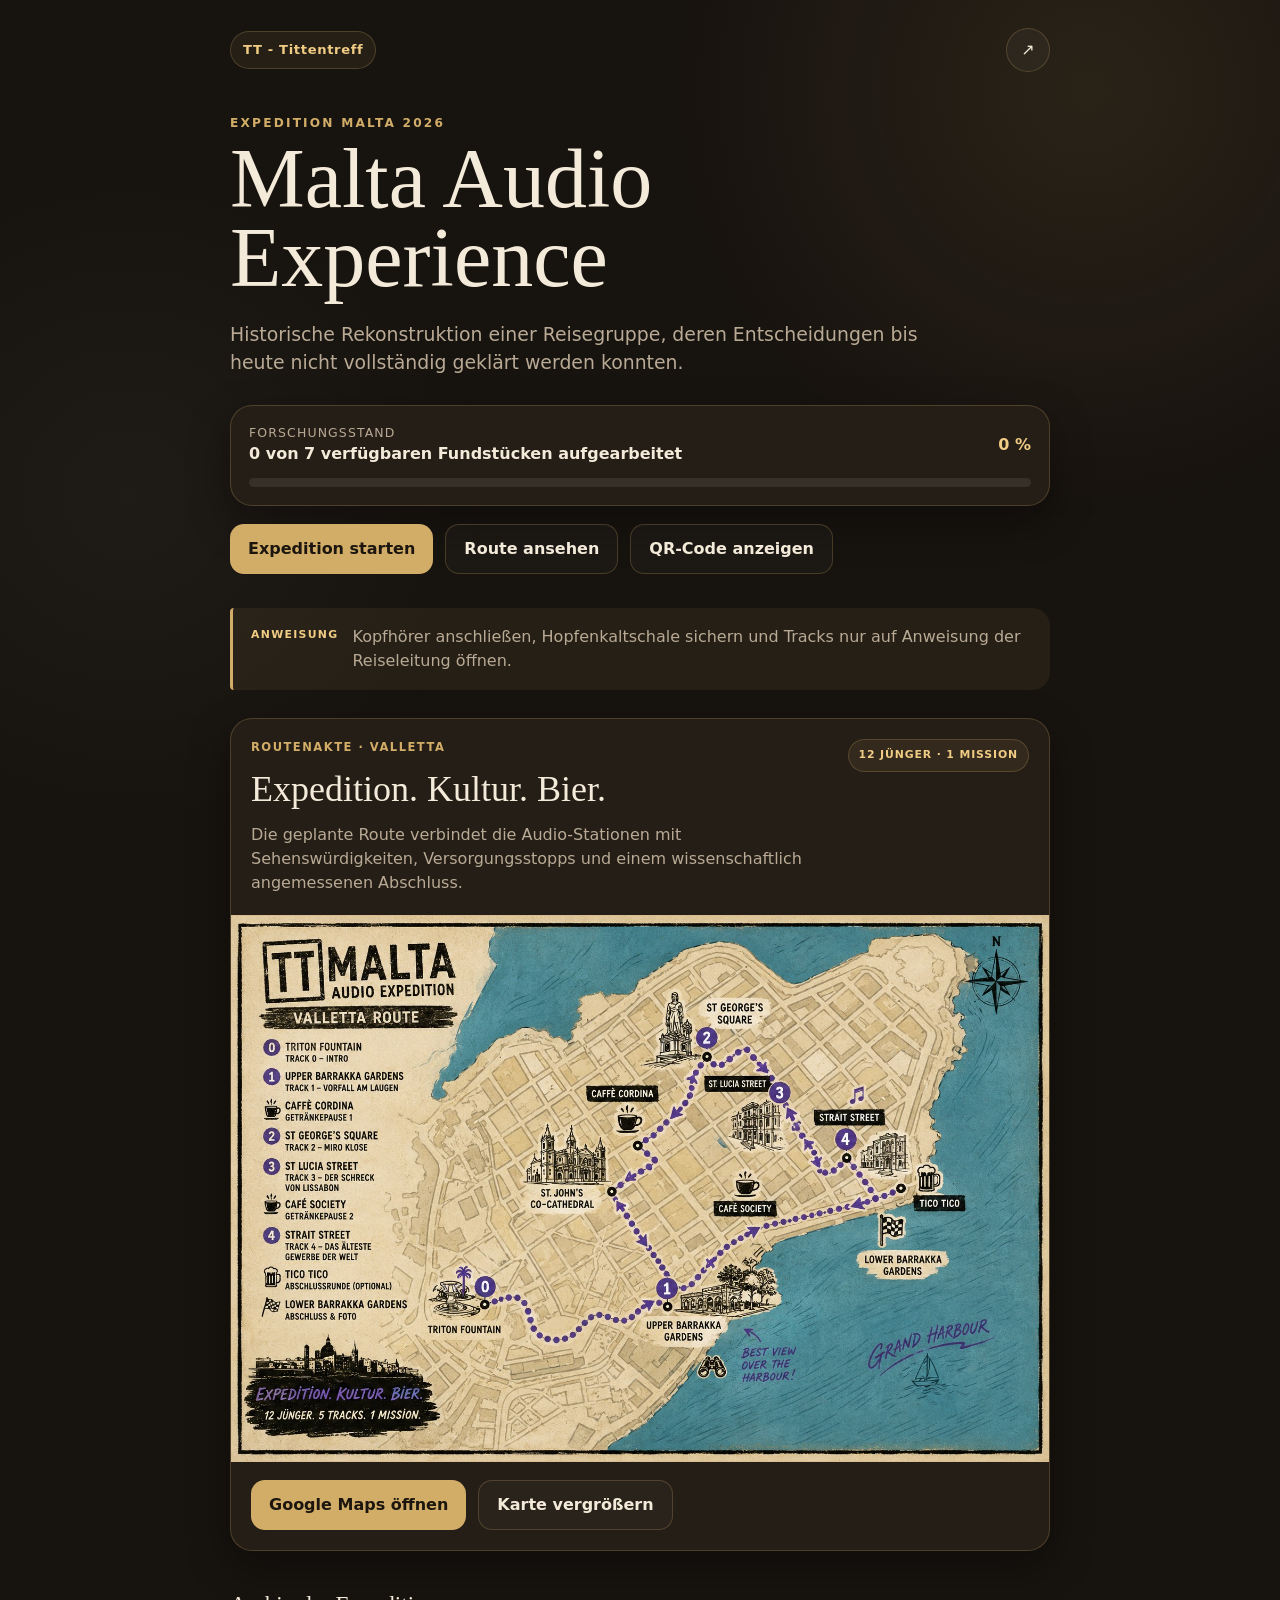
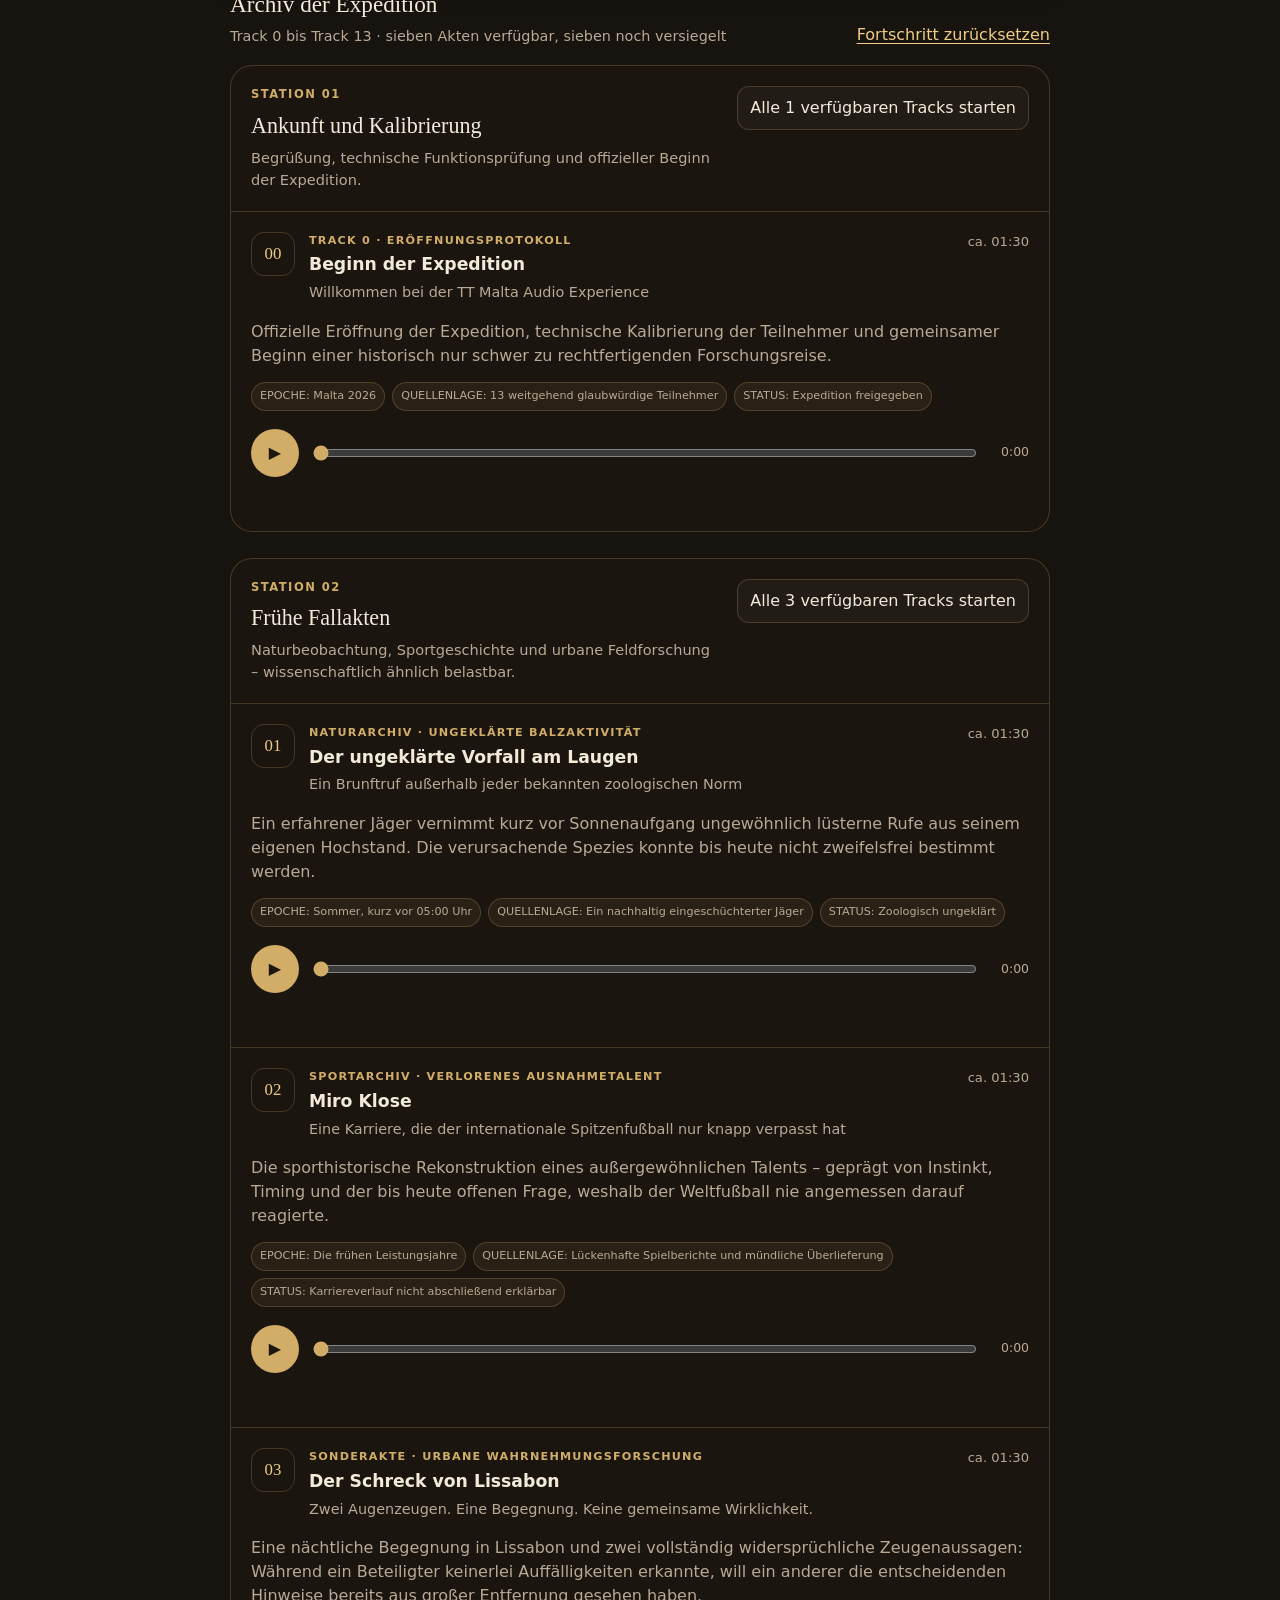
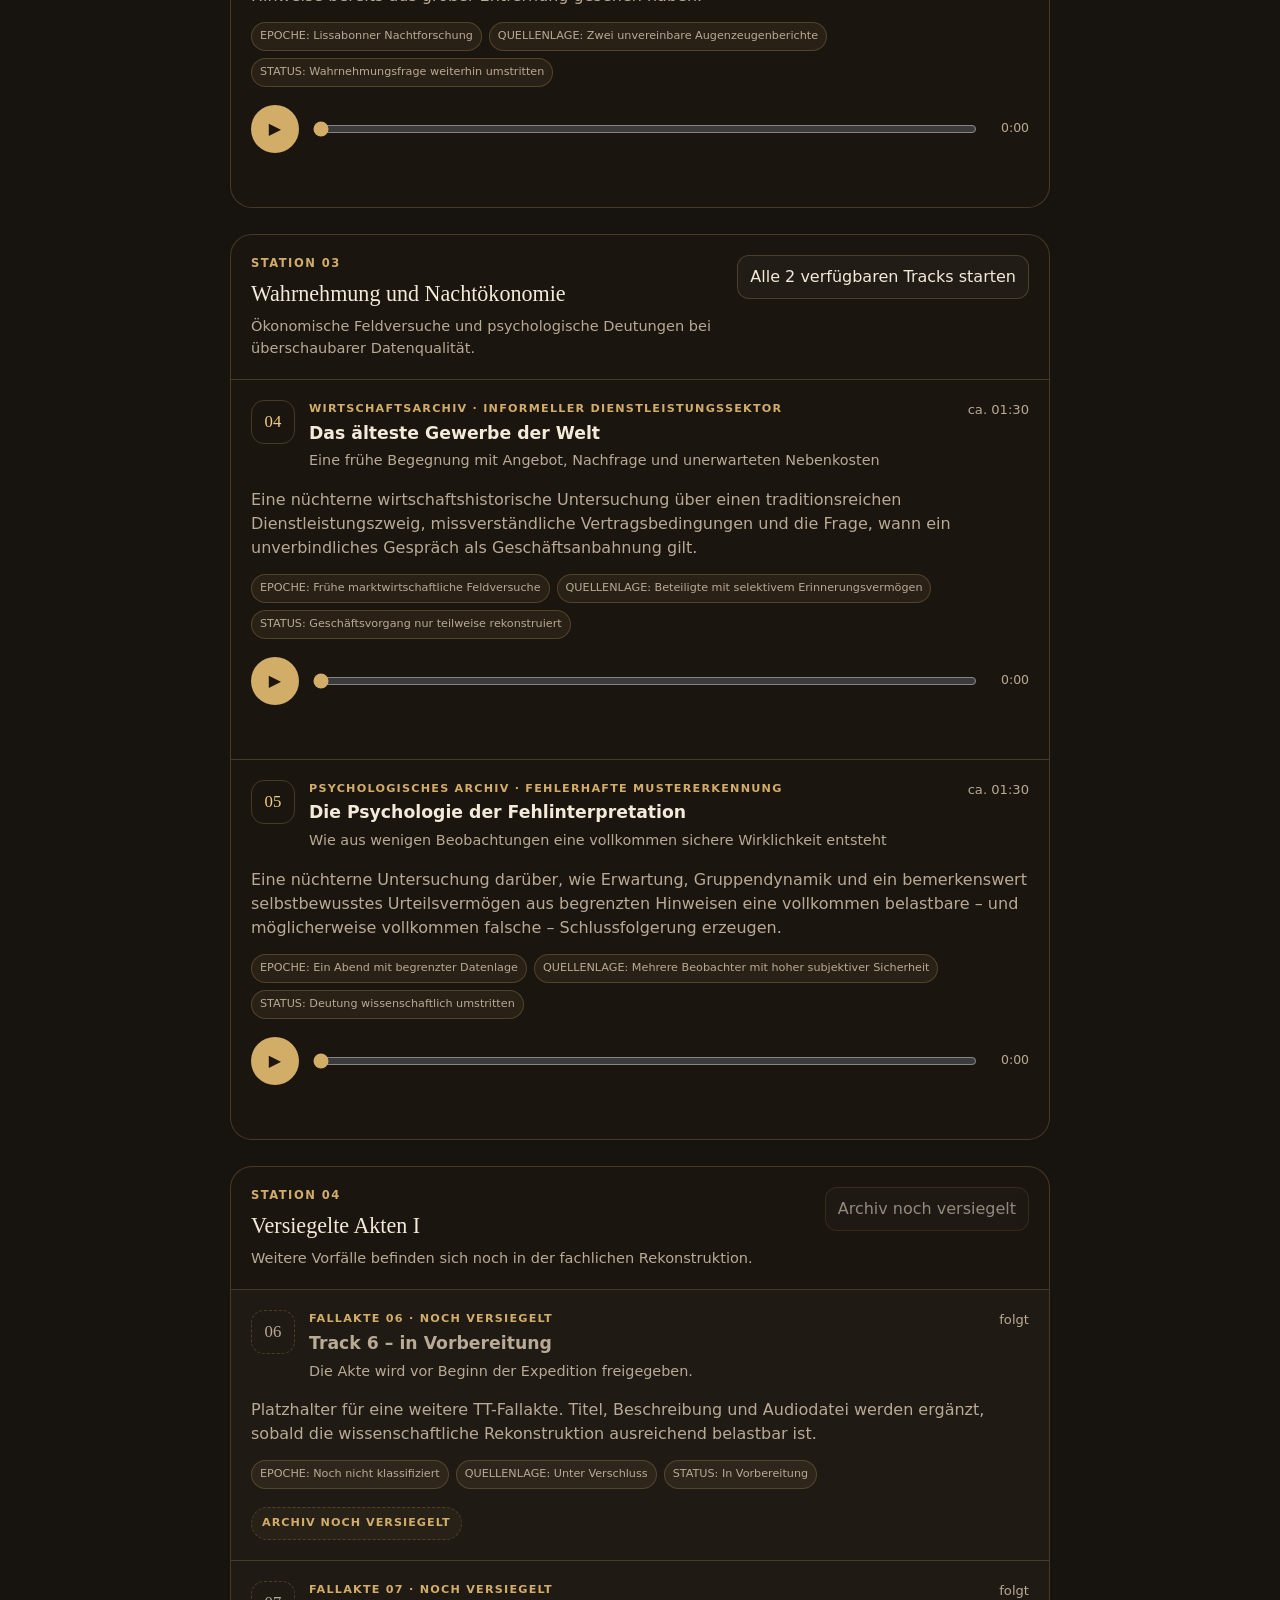
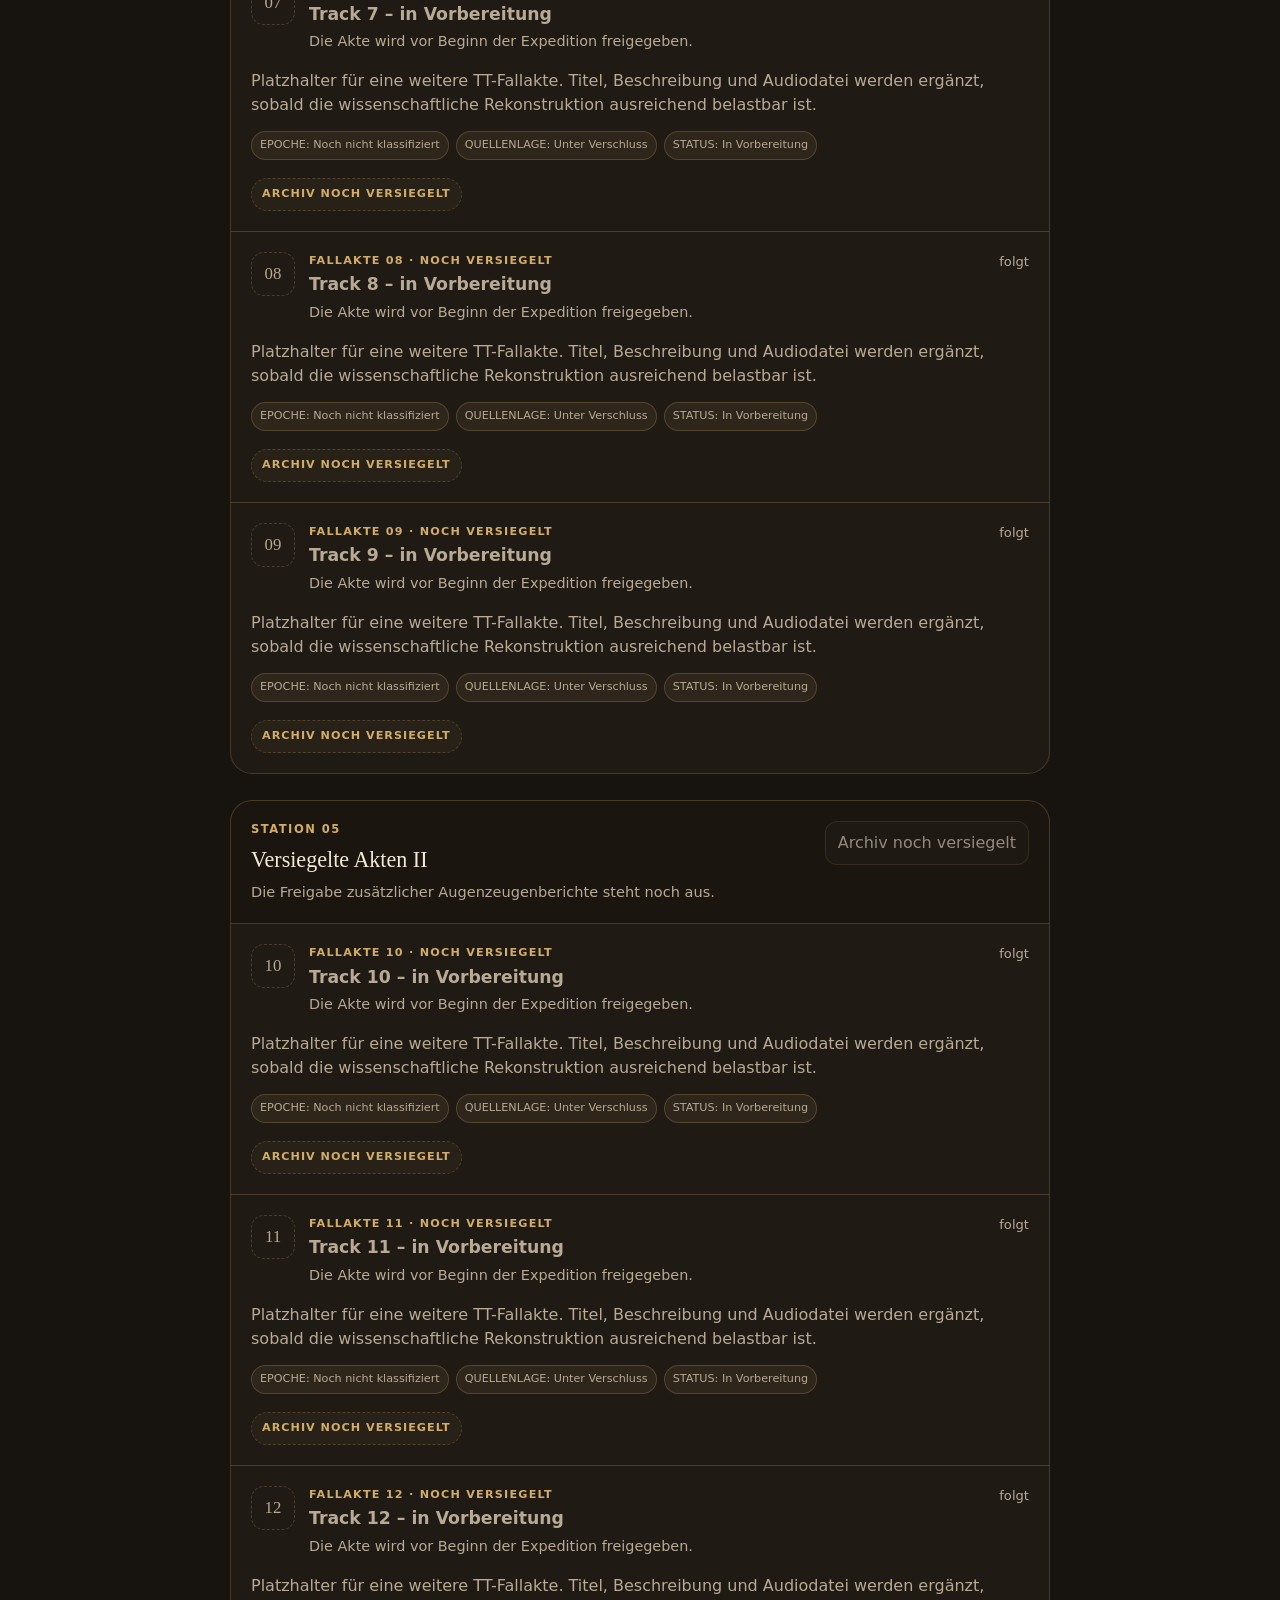
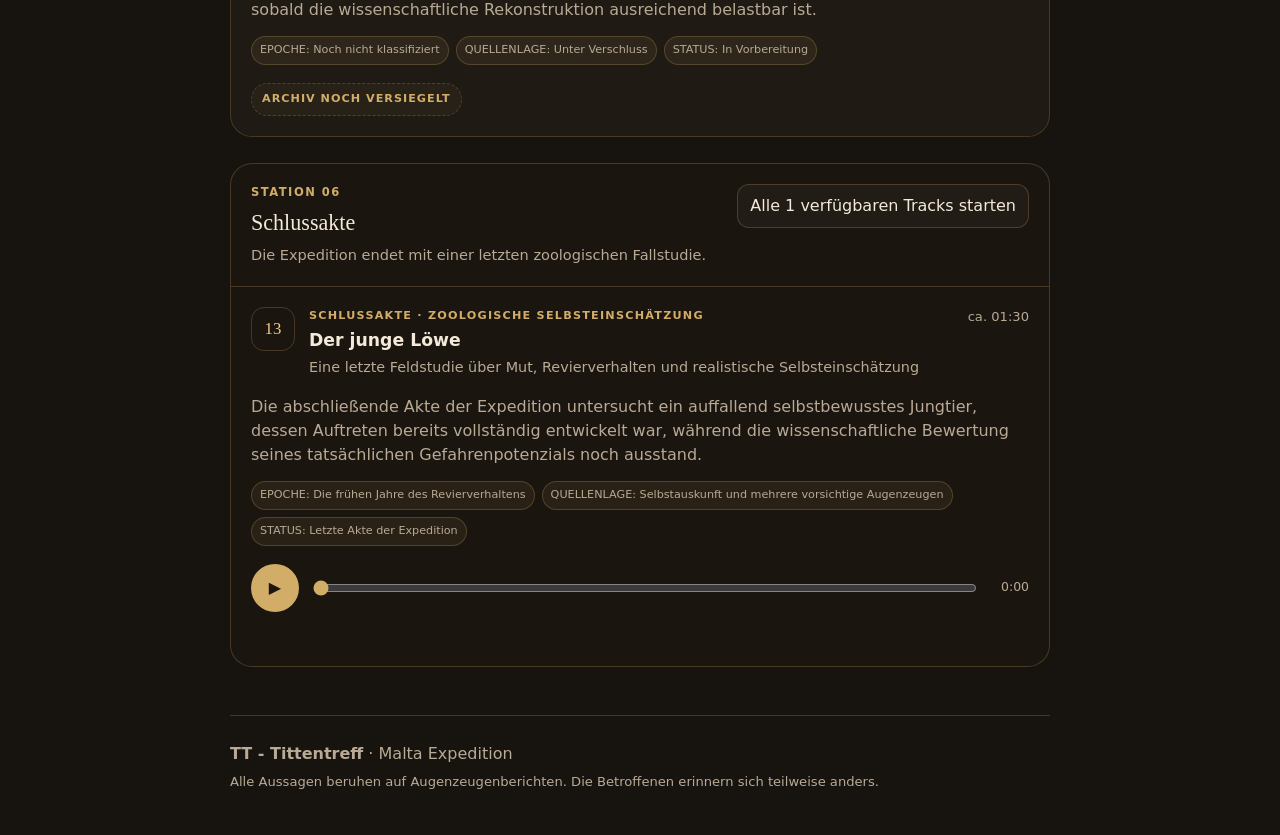
<file: index.html>
<!doctype html>
<html lang="de">
<head>
  <meta charset="utf-8">
  <meta name="viewport" content="width=device-width, initial-scale=1, viewport-fit=cover">
  <meta name="theme-color" content="#17130f">
  <meta name="description" content="Mobiler Audio Guide der TT Malta Expedition">
  <link rel="manifest" href="manifest.webmanifest">
  <link rel="icon" href="assets/icon-192.png">
  <link rel="stylesheet" href="styles.css">
  <title>TT Malta Audio Experience</title>
</head>
<body>
  <div class="ambient" aria-hidden="true"></div>

  <header class="hero">
    <div class="hero__topline">
      <span class="group-badge" id="groupBadge">TT &middot; Tittentreff</span>
      <button class="icon-button" id="shareButton" type="button" aria-label="Seite teilen" title="Seite teilen">
        <span aria-hidden="true">&#8599;</span>
      </button>
    </div>

    <p class="eyebrow" id="editionLabel">EXPEDITION MALTA 2026</p>
    <h1 id="siteTitle">Malta Audio Experience</h1>
    <p class="hero__text" id="siteSubtitle">
      Historische Rekonstruktion einer Reisegruppe, deren Entscheidungen bis heute nicht vollständig geklärt werden konnten.
    </p>

    <div class="progress-card" aria-live="polite">
      <div>
        <span class="progress-card__label">Forschungsstand</span>
        <strong id="progressText">0 von 7 verfügbaren Fundstücken aufgearbeitet</strong>
      </div>
      <span class="progress-card__percent" id="progressPercent">0 %</span>
      <div class="progress-track" aria-hidden="true">
        <div class="progress-fill" id="progressFill"></div>
      </div>
    </div>

    <div class="hero__actions">
      <a class="button button--primary" href="#tracks">Expedition starten</a>
      <a class="button button--ghost" href="#route">Route ansehen</a>
      <a class="button button--ghost" href="qr.html">QR-Code anzeigen</a>
    </div>
  </header>

  <main class="content">
    <section class="notice" aria-label="Hinweis">
      <span class="notice__stamp">ANWEISUNG</span>
      <p id="guideInstruction">
        Kopfhörer anschließen, Hopfenkaltschale sichern und Tracks nur auf Anweisung der Reiseleitung öffnen.
      </p>
    </section>

    <section id="route" class="route-card" aria-labelledby="routeTitle">
      <div class="route-card__header">
        <div>
          <p class="station__kicker">ROUTENAKTE · VALLETTA</p>
          <h2 id="routeTitle" class="route-card__title">Expedition. Kultur. Bier.</h2>
          <p class="route-card__text">Die geplante Route verbindet die Audio-Stationen mit Sehenswürdigkeiten, Versorgungsstopps und einem wissenschaftlich angemessenen Abschluss.</p>
        </div>
        <span class="route-card__stamp">12 JÜNGER · 1 MISSION</span>
      </div>
      <a class="route-card__image-link" href="assets/tt-valletta-route.jpg" target="_blank" rel="noopener" aria-label="Routenkarte in voller Größe öffnen">
        <img class="route-card__image" src="assets/tt-valletta-route.jpg" alt="Illustrierte TT-Route durch Valletta mit Audio-Stopps und Bars" loading="lazy">
      </a>
      <div class="route-card__actions">
        <a class="button button--primary" href="https://www.google.com/maps/dir/?api=1&origin=Triton+Fountain%2C+Valletta%2C+Malta&destination=Lower+Barrakka+Gardens%2C+Valletta%2C+Malta&travelmode=walking&waypoints=Upper+Barrakka+Gardens%2C+Valletta%2C+Malta%7CSt+John%27s+Co-Cathedral%2C+Valletta%2C+Malta%7CCaffe+Cordina%2C+Valletta%2C+Malta%7CSt+George%27s+Square%2C+Valletta%2C+Malta%7CSt+Lucia+Street%2C+Valletta%2C+Malta%7CCafe+Society%2C+Valletta%2C+Malta%7CStrait+Street%2C+Valletta%2C+Malta%7CTico+Tico%2C+Valletta%2C+Malta" target="_blank" rel="noopener">Google Maps öffnen</a>
        <a class="button button--ghost" href="assets/tt-valletta-route.jpg" target="_blank" rel="noopener">Karte vergrößern</a>
      </div>
    </section>

    <div id="tracks" class="toolbar">
      <div>
        <p class="toolbar__title">Archiv der Expedition</p>
        <p class="toolbar__subtitle">Track 0 bis Track 13 · sieben Akten verfügbar, sieben noch versiegelt</p>
      </div>
      <button id="resetButton" class="text-button" type="button">Fortschritt zurücksetzen</button>
    </div>

    <div id="stationsContainer" class="stations" aria-live="polite">
      <div class="loading">Archiv wird geladen...</div>
    </div>
  </main>

  <footer class="footer">
    <p><strong id="footerGroup">TT &middot; Tittentreff</strong> &middot; Malta Expedition</p>
    <p class="footer__small">Alle Aussagen beruhen auf Augenzeugenberichten. Die Betroffenen erinnern sich teilweise anders.</p>
  </footer>

  <div class="toast" id="toast" role="status" aria-live="polite"></div>
  <script src="app.js" defer></script>
</body>
</html>
</file>
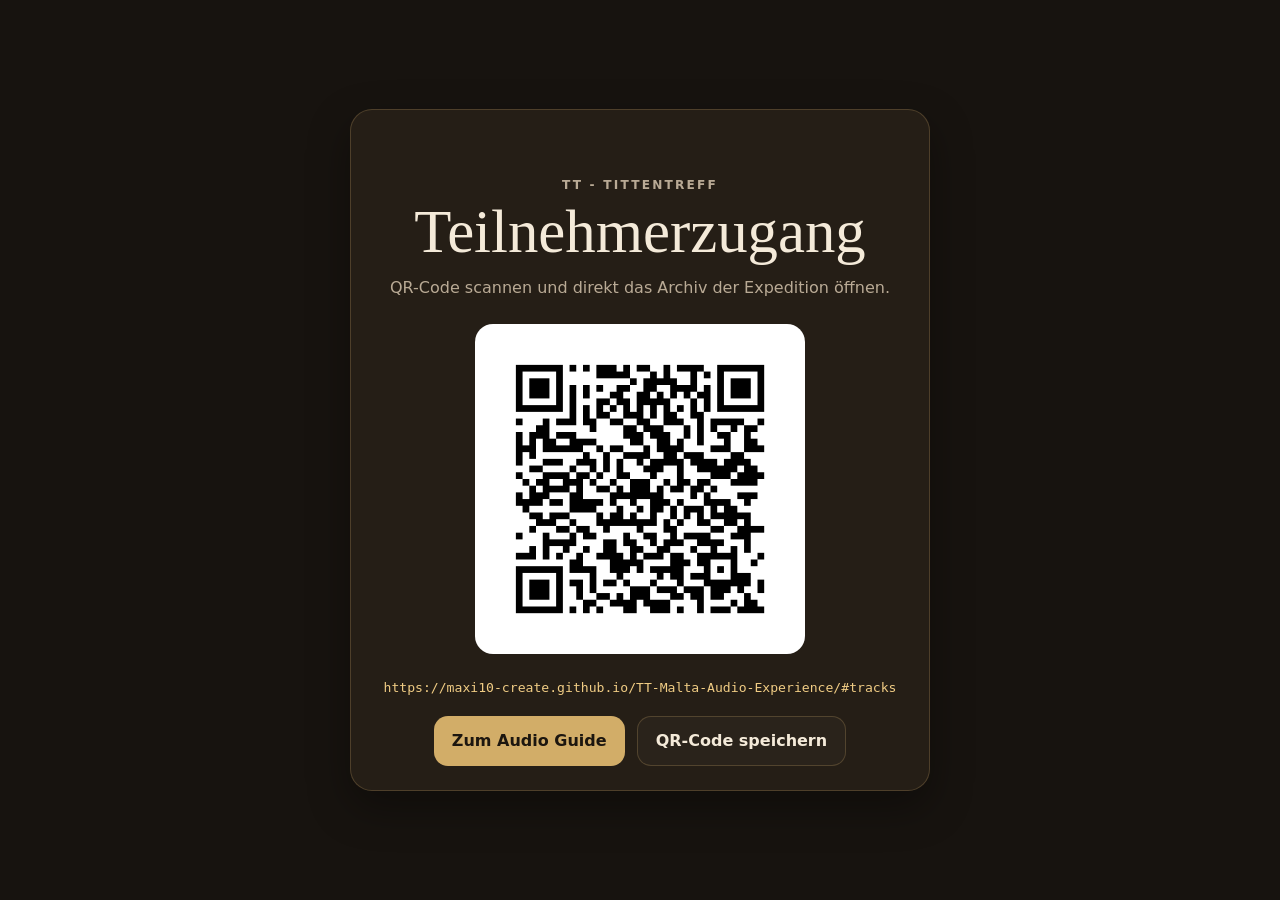
<file: qr.html>
<!doctype html>
<html lang="de">
<head>
  <meta charset="utf-8">
  <meta name="viewport" content="width=device-width, initial-scale=1">
  <meta name="theme-color" content="#17130f">
  <link rel="stylesheet" href="styles.css">
  <title>QR-Code | TT Malta Audio Experience</title>
</head>
<body>
  <main class="qr-page">
    <section class="qr-panel">
      <p class="eyebrow">TT - TITTENTREFF</p>
      <h1>Teilnehmerzugang</h1>
      <p>QR-Code scannen und direkt das Archiv der Expedition öffnen.</p>
      <img class="qr-image" src="assets/qr-tt-audio-guide.png" alt="QR-Code zum TT Malta Audio Guide">
      <p class="qr-url">https://maxi10-create.github.io/TT-Malta-Audio-Experience/#tracks</p>
      <div class="hero__actions" style="justify-content:center">
        <a class="button button--primary" href="index.html#tracks">Zum Audio Guide</a>
        <a class="button button--ghost" href="assets/qr-tt-audio-guide.png" download="TT-Audio-Guide-QRCode.png">QR-Code speichern</a>
      </div>
    </section>
  </main>
</body>
</html>
</file>
<file: styles.css>
:root {
  --bg: #17130f;
  --bg-soft: #211a14;
  --panel: rgba(39, 31, 24, 0.94);
  --text: #f4ead9;
  --muted: #b9aa95;
  --accent: #d2ad68;
  --accent-strong: #f0cc84;
  --line: rgba(210, 173, 104, 0.24);
  --success: #9fbc8f;
  --shadow: 0 16px 42px rgba(0, 0, 0, 0.34);
  --radius: 22px;
}

* { box-sizing: border-box; }
html { scroll-behavior: smooth; }
body {
  margin: 0;
  min-width: 320px;
  background: var(--bg);
  color: var(--text);
  font-family: Inter, ui-sans-serif, system-ui, -apple-system, BlinkMacSystemFont, "Segoe UI", sans-serif;
  line-height: 1.5;
}
button, a { -webkit-tap-highlight-color: transparent; }
button { font: inherit; }
.ambient {
  position: fixed;
  inset: 0;
  pointer-events: none;
  background:
    radial-gradient(circle at 85% 10%, rgba(210, 173, 104, 0.10), transparent 32%),
    radial-gradient(circle at 10% 55%, rgba(255, 255, 255, 0.035), transparent 30%);
  z-index: -1;
}
.hero, .content, .footer { width: min(100% - 32px, 820px); margin-inline: auto; }
.hero { padding: 28px 0 34px; }
.hero__topline { display: flex; align-items: center; justify-content: space-between; gap: 16px; }
.group-badge, .status-badge, .meta-chip {
  display: inline-flex;
  align-items: center;
  width: fit-content;
  border: 1px solid var(--line);
  border-radius: 999px;
  background: rgba(210, 173, 104, 0.08);
  color: var(--accent-strong);
}
.group-badge { padding: 8px 12px; font-size: 0.82rem; font-weight: 750; letter-spacing: 0.05em; }
.icon-button {
  width: 44px;
  height: 44px;
  border: 1px solid var(--line);
  border-radius: 50%;
  color: var(--text);
  background: rgba(255, 255, 255, 0.035);
  cursor: pointer;
}
.eyebrow { margin: 42px 0 8px; color: var(--accent); letter-spacing: 0.18em; font-size: 0.76rem; font-weight: 800; }
h1 { margin: 0; max-width: 720px; font-family: Georgia, "Times New Roman", serif; font-size: clamp(2.55rem, 10vw, 5.25rem); line-height: 0.94; font-weight: 500; }
.hero__text { max-width: 700px; margin: 22px 0 0; color: var(--muted); font-size: clamp(1rem, 3.8vw, 1.18rem); }
.progress-card {
  display: grid;
  grid-template-columns: 1fr auto;
  gap: 12px 18px;
  margin-top: 28px;
  padding: 18px;
  border: 1px solid var(--line);
  border-radius: var(--radius);
  background: var(--panel);
  box-shadow: var(--shadow);
}
.progress-card__label { display: block; color: var(--muted); font-size: 0.78rem; text-transform: uppercase; letter-spacing: 0.09em; }
.progress-card__percent { align-self: center; color: var(--accent-strong); font-weight: 800; }
.progress-track { grid-column: 1 / -1; height: 9px; overflow: hidden; border-radius: 999px; background: rgba(255,255,255,0.08); }
.progress-fill { width: 0; height: 100%; border-radius: inherit; background: linear-gradient(90deg, var(--accent), var(--accent-strong)); transition: width 220ms ease; }
.hero__actions { display: flex; flex-wrap: wrap; gap: 12px; margin-top: 18px; }
.button {
  display: inline-flex;
  justify-content: center;
  align-items: center;
  min-height: 48px;
  padding: 12px 18px;
  border-radius: 14px;
  text-decoration: none;
  font-weight: 750;
}
.button--primary { background: var(--accent); color: #1c160f; }
.button--ghost { border: 1px solid var(--line); color: var(--text); background: rgba(255,255,255,0.025); }
.content { padding-bottom: 48px; }
.notice {
  display: flex;
  gap: 14px;
  align-items: flex-start;
  padding: 17px 18px;
  border-left: 3px solid var(--accent);
  border-radius: 4px 18px 18px 4px;
  background: rgba(210, 173, 104, 0.08);
}
.notice p { margin: 0; color: var(--muted); }
.notice__stamp { flex: 0 0 auto; margin-top: 2px; color: var(--accent-strong); font-size: 0.68rem; font-weight: 900; letter-spacing: 0.12em; }
.toolbar { display: flex; justify-content: space-between; align-items: flex-end; gap: 18px; margin: 36px 0 18px; }
.toolbar__title { margin: 0; font-family: Georgia, "Times New Roman", serif; font-size: 1.45rem; }
.toolbar__subtitle { margin: 4px 0 0; color: var(--muted); font-size: 0.9rem; }
.text-button { border: 0; padding: 0; color: var(--accent-strong); background: transparent; cursor: pointer; text-decoration: underline; text-underline-offset: 3px; }
.stations { display: grid; gap: 26px; }
.station {
  position: relative;
  overflow: hidden;
  border: 1px solid var(--line);
  border-radius: var(--radius);
  background: rgba(29, 23, 18, 0.76);
}
.station__header { display: flex; align-items: flex-start; justify-content: space-between; gap: 18px; padding: 20px; border-bottom: 1px solid var(--line); }
.station__kicker { margin: 0 0 5px; color: var(--accent); font-size: 0.72rem; font-weight: 850; letter-spacing: 0.13em; }
.station__title { margin: 0; font-family: Georgia, "Times New Roman", serif; font-size: 1.38rem; font-weight: 500; }
.station__description { margin: 5px 0 0; color: var(--muted); font-size: 0.91rem; }
.station__play {
  flex: 0 0 auto;
  min-height: 42px;
  padding: 9px 12px;
  border: 1px solid var(--line);
  border-radius: 12px;
  color: var(--text);
  background: rgba(255,255,255,0.03);
  cursor: pointer;
}
.track-list { display: grid; }
.track-card { padding: 20px; border-bottom: 1px solid var(--line); }
.track-card:last-child { border-bottom: 0; }
.track-card.is-playing { background: rgba(210, 173, 104, 0.065); }
.track-card.is-complete .track-card__number { color: var(--success); border-color: rgba(159, 188, 143, 0.45); }
.track-card__top { display: grid; grid-template-columns: auto 1fr auto; gap: 14px; align-items: start; }
.track-card__number {
  display: grid;
  place-items: center;
  width: 44px;
  height: 44px;
  border: 1px solid var(--line);
  border-radius: 13px;
  color: var(--accent-strong);
  font-family: Georgia, "Times New Roman", serif;
  font-size: 1.05rem;
}
.track-card__label { margin: 1px 0 3px; color: var(--accent); font-size: 0.7rem; font-weight: 850; letter-spacing: 0.11em; }
.track-card__title { margin: 0; font-size: 1.08rem; font-weight: 750; }
.track-card__subtitle { margin: 4px 0 0; color: var(--muted); font-size: 0.9rem; }
.track-card__duration { color: var(--muted); font-variant-numeric: tabular-nums; font-size: 0.82rem; }
.track-card__description { margin: 16px 0 0; color: var(--muted); }
.meta-row { display: flex; flex-wrap: wrap; gap: 7px; margin-top: 14px; }
.meta-chip { padding: 5px 8px; font-size: 0.7rem; color: var(--muted); }
.player-row { display: grid; grid-template-columns: auto 1fr auto; gap: 12px; align-items: center; margin-top: 18px; }
.play-button {
  width: 48px;
  height: 48px;
  border: 0;
  border-radius: 50%;
  color: #1c160f;
  background: var(--accent);
  cursor: pointer;
  font-weight: 900;
}
.track-progress { width: 100%; accent-color: var(--accent); cursor: pointer; }
.time-display { min-width: 42px; text-align: right; color: var(--muted); font-size: 0.78rem; font-variant-numeric: tabular-nums; }
.complete-row { min-height: 24px; margin-top: 10px; }
.status-badge { padding: 4px 8px; color: var(--success); border-color: rgba(159, 188, 143, 0.35); font-size: 0.68rem; font-weight: 850; letter-spacing: 0.08em; }
.loading, .error-box { padding: 26px; border: 1px solid var(--line); border-radius: var(--radius); color: var(--muted); text-align: center; }
.footer { padding: 26px 0 44px; border-top: 1px solid var(--line); color: var(--muted); }
.footer p { margin: 0; }
.footer__small { margin-top: 6px !important; font-size: 0.82rem; }
.toast {
  position: fixed;
  left: 50%;
  bottom: max(22px, env(safe-area-inset-bottom));
  z-index: 20;
  transform: translate(-50%, 18px);
  width: min(calc(100% - 32px), 520px);
  padding: 12px 15px;
  border: 1px solid var(--line);
  border-radius: 13px;
  background: #2b221a;
  color: var(--text);
  box-shadow: var(--shadow);
  opacity: 0;
  pointer-events: none;
  transition: opacity 160ms ease, transform 160ms ease;
}
.toast.is-visible { opacity: 1; transform: translate(-50%, 0); }
.qr-page { min-height: 100vh; display: grid; place-items: center; padding: 28px 16px; }
.qr-panel { width: min(100%, 580px); padding: 24px; border: 1px solid var(--line); border-radius: var(--radius); background: var(--panel); text-align: center; box-shadow: var(--shadow); }
.qr-panel h1 { font-size: clamp(2rem, 10vw, 3.8rem); }
.qr-panel p { color: var(--muted); }
.qr-image { display: block; width: min(100%, 330px); margin: 24px auto; padding: 14px; border-radius: 18px; background: #fff; }
.qr-url { overflow-wrap: anywhere; color: var(--accent-strong) !important; font-family: ui-monospace, SFMono-Regular, Menlo, monospace; font-size: 0.82rem; }

@media (max-width: 600px) {
  .hero, .content, .footer { width: min(100% - 24px, 820px); }
  .hero { padding-top: 18px; }
  .eyebrow { margin-top: 32px; }
  .toolbar { align-items: flex-start; flex-direction: column; }
  .station__header { flex-direction: column; }
  .station__play { width: 100%; }
  .track-card__top { grid-template-columns: auto 1fr; }
  .track-card__duration { grid-column: 2; }
  .player-row { grid-template-columns: auto 1fr; }
  .time-display { grid-column: 2; }
}

@media (prefers-reduced-motion: reduce) {
  * { scroll-behavior: auto !important; transition: none !important; }
}

/* Route poster */
.route-card {
  margin: 28px 0 36px;
  overflow: hidden;
  border: 1px solid var(--line);
  border-radius: var(--radius);
  background: var(--panel);
  box-shadow: var(--shadow);
}
.route-card__header {
  display: flex;
  align-items: flex-start;
  justify-content: space-between;
  gap: 18px;
  padding: 20px;
}
.route-card__title {
  margin: 0;
  font-family: Georgia, "Times New Roman", serif;
  font-size: clamp(1.55rem, 5vw, 2.25rem);
  font-weight: 500;
}
.route-card__text {
  max-width: 610px;
  margin: 7px 0 0;
  color: var(--muted);
}
.route-card__stamp {
  flex: 0 0 auto;
  padding: 7px 10px;
  border: 1px solid var(--line);
  border-radius: 999px;
  color: var(--accent-strong);
  background: rgba(210, 173, 104, 0.08);
  font-size: 0.68rem;
  font-weight: 850;
  letter-spacing: 0.08em;
}
.route-card__image-link { display: block; border-block: 1px solid var(--line); background: #d8c29d; }
.route-card__image { display: block; width: 100%; height: auto; }
.route-card__actions { display: flex; flex-wrap: wrap; gap: 12px; padding: 18px 20px 20px; }

/* Unreleased tracks */
.track-card.is-placeholder { background: rgba(255, 255, 255, 0.018); }
.track-card.is-placeholder .track-card__number { color: var(--muted); border-style: dashed; }
.track-card.is-placeholder .track-card__title,
.track-card.is-placeholder .track-card__description { color: var(--muted); }
.placeholder-row { margin-top: 18px; }
.placeholder-badge {
  display: inline-flex;
  padding: 7px 10px;
  border: 1px dashed var(--line);
  border-radius: 999px;
  color: var(--accent);
  background: rgba(210, 173, 104, 0.045);
  font-size: 0.7rem;
  font-weight: 850;
  letter-spacing: 0.09em;
}
.station__play:disabled { opacity: 0.55; cursor: default; }

@media (max-width: 600px) {
  .route-card__header { flex-direction: column; }
  .route-card__stamp { align-self: flex-start; }
  .route-card__actions .button { width: 100%; }
}
</file>
